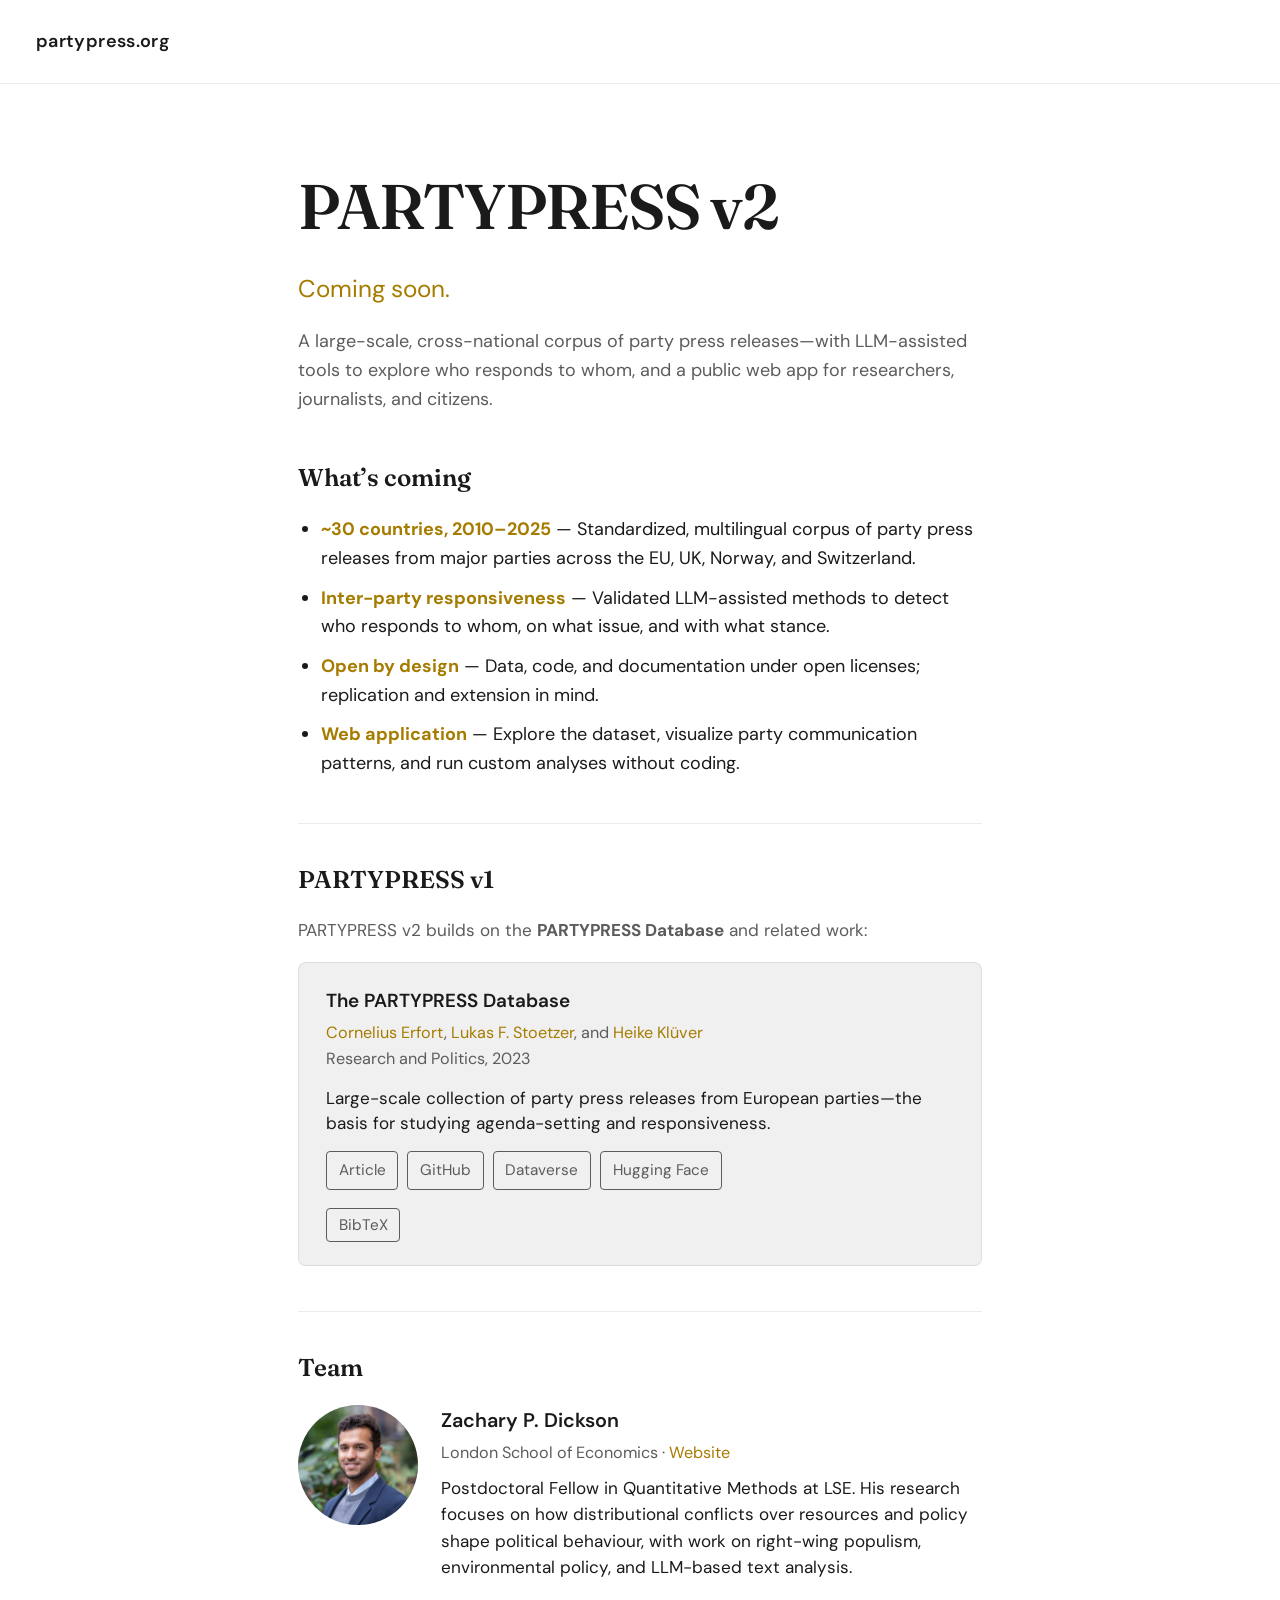
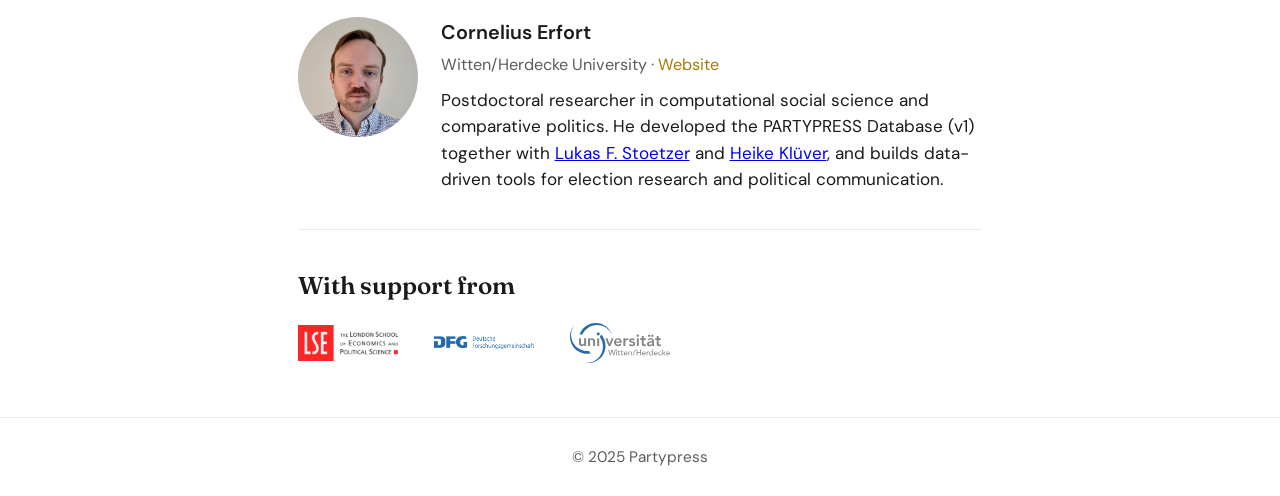
<file: index.html>
<!DOCTYPE html>
<html lang="en">
<head>
  <meta charset="UTF-8">
  <meta name="viewport" content="width=device-width, initial-scale=1">
  <title>PARTYPRESS v2 – coming soon</title>
  <link rel="preconnect" href="https://fonts.googleapis.com">
  <link rel="preconnect" href="https://fonts.gstatic.com" crossorigin>
  <link href="https://fonts.googleapis.com/css2?family=DM+Sans:ital,opsz,wght@0,9..40,400;0,9..40,600;1,9..40,400&family=Fraunces:opsz,wght@9..144,600&display=swap" rel="stylesheet">
  <link rel="icon" type="image/png" sizes="32x32" href="assets/favicon-32x32.png">
  <link rel="icon" type="image/png" sizes="16x16" href="assets/favicon-16x16.png">
  <link rel="apple-touch-icon" sizes="180x180" href="assets/favicon-180x180.png">
  <link rel="manifest" href="assets/site.webmanifest">
  <link rel="stylesheet" href="styles.css">
</head>
<body>
  <header class="site-header">
    <a href="/" class="logo">partypress.org</a>
  </header>

  <main>
    <section class="hero">
      <h1>PARTYPRESS v2</h1>
      <p class="tagline">Coming soon.</p>
      <p class="sub">A large-scale, cross-national corpus of party press releases—with LLM-assisted tools to explore who responds to whom, and a public web app for researchers, journalists, and citizens.</p>
    </section>

    <section class="coming">
      <h2>What’s coming</h2>
      <ul>
        <li><strong>~30 countries, 2010–2025</strong> — Standardized, multilingual corpus of party press releases from major parties across the EU, UK, Norway, and Switzerland.</li>
        <li><strong>Inter-party responsiveness</strong> — Validated LLM-assisted methods to detect who responds to whom, on what issue, and with what stance.</li>
        <li><strong>Open by design</strong> — Data, code, and documentation under open licenses; replication and extension in mind.</li>
        <li><strong>Web application</strong> — Explore the dataset, visualize party communication patterns, and run custom analyses without coding.</li>
      </ul>
    </section>

    <section class="foundation">
      <h2>PARTYPRESS v1</h2>
      <p class="foundation-intro">PARTYPRESS v2 builds on the <strong>PARTYPRESS Database</strong> and related work:</p>
      <div class="paper-card">
        <h3 class="paper-title"><a href="https://journals.sagepub.com/doi/10.1177/20531680231183512">The PARTYPRESS Database</a></h3>
        <p class="paper-authors"><a href="https://corneliuserfort.de/">Cornelius Erfort</a>, <a href="http://lukas-stoetzer.org/">Lukas F. Stoetzer</a>, and <a href="http://heike-kluever.com/">Heike Klüver</a></p>
        <p class="paper-venue">Research and Politics, 2023</p>
        <p class="paper-desc">Large-scale collection of party press releases from European parties—the basis for studying agenda-setting and responsiveness.</p>
        <div class="paper-links">
          <a class="paper-link-btn" href="https://journals.sagepub.com/doi/10.1177/20531680231183512" target="_blank" rel="noopener">Article</a>
          <a class="paper-link-btn" href="https://github.com/cornelius-erfort/partypress" target="_blank" rel="noopener">GitHub</a>
          <a class="paper-link-btn" href="https://doi.org/10.7910/DVN/OINX7Q" target="_blank" rel="noopener">Dataverse</a>
          <a class="paper-link-btn" href="https://huggingface.co/partypress/partypress-multilingual" target="_blank" rel="noopener">Hugging Face</a>
        </div>
        <div class="bibtex-wrap">
          <button type="button" class="bibtex-toggle" aria-expanded="false" data-bibtex="erfort_stoetzer_kluver_2023">BibTeX</button>
          <div id="bibtex-erfort_stoetzer_kluver_2023" class="bibtex-block" hidden>
            <pre class="bibtex-code">@article{erfort_stoetzer_kluver_2023,
  author = {Erfort, Cornelius and Stoetzer, Lukas F. and Kl{\"u}ver, Heike},
  title = {The {PARTYPRESS} Database},
  journal = {Research and Politics},
  year = {2023},
  volume = {10},
  number = {3},
  doi = {10.1177/20531680231183512},
  url = {https://doi.org/10.1177/20531680231183512}
}</pre>
            <button type="button" class="bibtex-copy">Copy</button>
          </div>
        </div>
      </div>
    </section>

    <section class="team">
      <h2>Team</h2>
      <div class="team-grid">
        <div class="team-member">
          <a href="https://z-dickson.github.io/" class="team-photo-link">
            <img src="img/dickson.jpeg" alt="Zachary P. Dickson" class="team-photo" width="120" height="120">
          </a>
          <div class="team-content">
            <div class="team-meta">
              <h3 class="team-name"><a href="https://z-dickson.github.io/">Zachary P. Dickson</a></h3>
              <p class="team-role">London School of Economics · <a href="https://z-dickson.github.io/" class="team-website">Website</a></p>
            </div>
            <p class="team-bio">Postdoctoral Fellow in Quantitative Methods at LSE. His research focuses on how distributional conflicts over resources and policy shape political behaviour, with work on right-wing populism, environmental policy, and LLM-based text analysis.</p>
          </div>
        </div>
        <div class="team-member">
          <a href="https://corneliuserfort.de/" class="team-photo-link">
            <img src="img/erfort.jpeg" alt="Cornelius Erfort" class="team-photo" width="120" height="120">
          </a>
          <div class="team-content">
            <div class="team-meta">
              <h3 class="team-name"><a href="https://corneliuserfort.de/">Cornelius Erfort</a></h3>
              <p class="team-role">Witten/Herdecke University · <a href="https://corneliuserfort.de/" class="team-website">Website</a></p>
            </div>
            <p class="team-bio">Postdoctoral researcher in computational social science and comparative politics. He developed the PARTYPRESS Database (v1) together with <a href="http://lukas-stoetzer.org/">Lukas F. Stoetzer</a> and <a href="http://heike-kluever.com/">Heike Klüver</a>, and builds data-driven tools for election research and political communication.</p>
          </div>
        </div>
      </div>
    </section>

    <section class="supported">
      <h2>With support from</h2>
      <div class="supported-logos">
        <a href="https://www.lse.ac.uk/" class="supported-logo" aria-label="London School of Economics">
          <img src="img/lse.png" alt="LSE" width="120" height="60">
        </a>
        <a href="https://gepris.dfg.de/gepris/projekt/529544178?language=en" class="supported-logo" aria-label="Deutsche Forschungsgemeinschaft"> 
          <img src="img/logo_dfg.gif" alt="DFG" width="120" height="60">
        </a>
        <a href="https://www.uni-wh.de/" class="supported-logo" aria-label="Universität Witten/Herdecke">
          <img src="img/logo_witten.svg" alt="Universität Witten/Herdecke" width="120" height="60">
        </a>
      </div>
    </section>
  </main>

  <footer class="site-footer">
    <p>&copy; 2025 Partypress</p>
  </footer>
  <script src="script.js"></script>
</body>
</html>
</file>
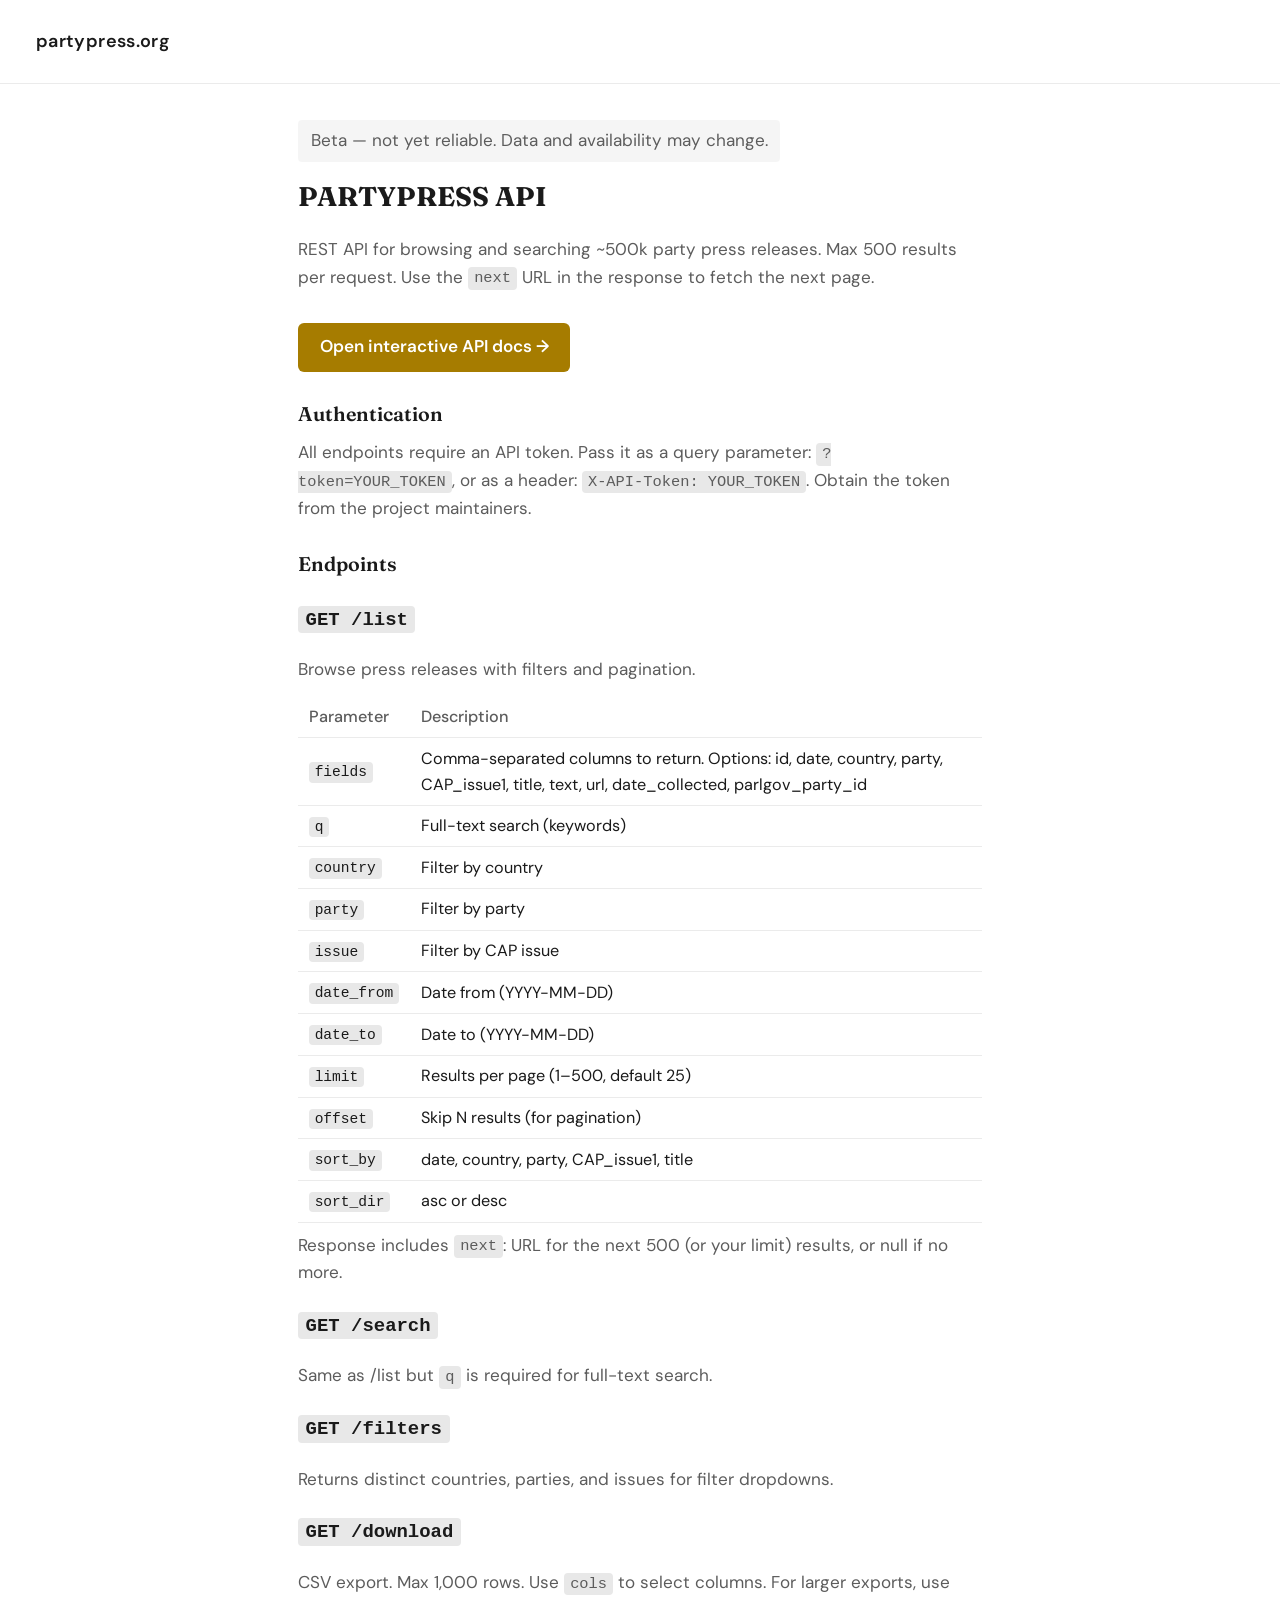
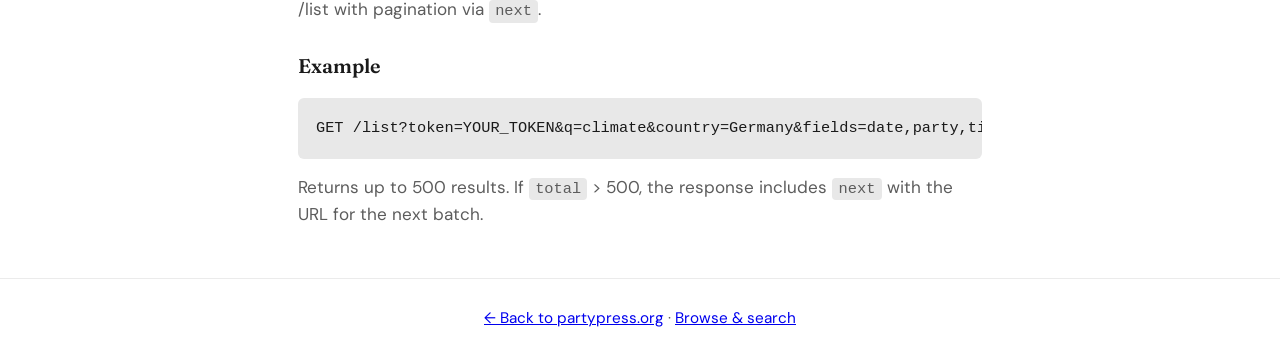
<file: api/index.html>
<!DOCTYPE html>
<html lang="en">
<head>
  <meta charset="UTF-8">
  <meta name="viewport" content="width=device-width, initial-scale=1">
  <meta name="robots" content="noindex">
  <title>API — PARTYPRESS</title>
  <link rel="preconnect" href="https://fonts.googleapis.com">
  <link rel="preconnect" href="https://fonts.gstatic.com" crossorigin>
  <link href="https://fonts.googleapis.com/css2?family=DM+Sans:ital,opsz,wght@0,9..40,400;0,9..40,600;1,9..40,400&family=Fraunces:opsz,wght@9..144,600&display=swap" rel="stylesheet">
  <link rel="icon" type="image/png" sizes="32x32" href="../assets/favicon-32x32.png">
  <link rel="icon" type="image/png" sizes="16x16" href="../assets/favicon-16x16.png">
  <link rel="apple-touch-icon" sizes="180x180" href="../assets/favicon-180x180.png">
  <link rel="manifest" href="../assets/site.webmanifest">
  <link rel="stylesheet" href="../styles.css">
  <style>
    .api-main { max-width: 42rem; margin: 0 auto; padding: 2rem; }
    .api-main h1 { font-family: var(--font-display); font-size: 1.5rem; margin: 0 0 1rem; }
    .api-main h2 { font-size: 1.1rem; margin: 1.5rem 0 0.5rem; }
    .api-main p { margin: 0 0 0.75rem; color: var(--muted); font-size: 0.95rem; }
    .api-main code { background: var(--code-bg); padding: 0.15em 0.4em; border-radius: 4px; font-size: 0.9em; }
    .api-main pre { background: var(--code-bg); padding: 1rem; border-radius: 6px; overflow-x: auto; font-size: 0.85rem; }
    .api-main ul { margin: 0.5rem 0; padding-left: 1.25rem; }
    .api-main .docs-link { display: inline-block; margin-top: 1rem; padding: 0.6rem 1.2rem; background: var(--accent); color: #fff; text-decoration: none; border-radius: 6px; font-weight: 600; }
    .api-main .docs-link:hover { opacity: 0.9; }
    .api-main .param-table { width: 100%; border-collapse: collapse; font-size: 0.9rem; margin: 0.5rem 0; }
    .api-main .param-table th, .api-main .param-table td { padding: 0.4rem 0.6rem; text-align: left; border-bottom: 1px solid var(--border); }
    .api-main .param-table th { color: var(--muted); font-weight: 500; }
    .beta-notice { font-size: 0.85rem; color: var(--muted); background: rgba(0,0,0,0.04); padding: 0.4rem 0.7rem; border-radius: 4px; margin: 0 0 1rem; display: inline-block; }
  </style>
</head>
<body>
  <header class="site-header">
    <a href="/" class="logo">partypress.org</a>
  </header>

  <main class="api-main">
    <p class="beta-notice">Beta — not yet reliable. Data and availability may change.</p>
    <h1>PARTYPRESS API</h1>
    <p>REST API for browsing and searching ~500k party press releases. Max 500 results per request. Use the <code>next</code> URL in the response to fetch the next page.</p>

    <p><a href="#" id="docs-link" class="docs-link" target="_blank" rel="noopener">Open interactive API docs →</a></p>

    <h2>Authentication</h2>
    <p>All endpoints require an API token. Pass it as a query parameter: <code>?token=YOUR_TOKEN</code>, or as a header: <code>X-API-Token: YOUR_TOKEN</code>. Obtain the token from the project maintainers.</p>

    <h2>Endpoints</h2>

    <h3><code>GET /list</code></h3>
    <p>Browse press releases with filters and pagination.</p>
    <table class="param-table">
      <tr><th>Parameter</th><th>Description</th></tr>
      <tr><td><code>fields</code></td><td>Comma-separated columns to return. Options: id, date, country, party, CAP_issue1, title, text, url, date_collected, parlgov_party_id</td></tr>
      <tr><td><code>q</code></td><td>Full-text search (keywords)</td></tr>
      <tr><td><code>country</code></td><td>Filter by country</td></tr>
      <tr><td><code>party</code></td><td>Filter by party</td></tr>
      <tr><td><code>issue</code></td><td>Filter by CAP issue</td></tr>
      <tr><td><code>date_from</code></td><td>Date from (YYYY-MM-DD)</td></tr>
      <tr><td><code>date_to</code></td><td>Date to (YYYY-MM-DD)</td></tr>
      <tr><td><code>limit</code></td><td>Results per page (1–500, default 25)</td></tr>
      <tr><td><code>offset</code></td><td>Skip N results (for pagination)</td></tr>
      <tr><td><code>sort_by</code></td><td>date, country, party, CAP_issue1, title</td></tr>
      <tr><td><code>sort_dir</code></td><td>asc or desc</td></tr>
    </table>
    <p>Response includes <code>next</code>: URL for the next 500 (or your limit) results, or null if no more.</p>

    <h3><code>GET /search</code></h3>
    <p>Same as /list but <code>q</code> is required for full-text search.</p>

    <h3><code>GET /filters</code></h3>
    <p>Returns distinct countries, parties, and issues for filter dropdowns.</p>

    <h3><code>GET /download</code></h3>
    <p>CSV export. Max 1,000 rows. Use <code>cols</code> to select columns. For larger exports, use /list with pagination via <code>next</code>.</p>

    <h2>Example</h2>
    <pre>GET /list?token=YOUR_TOKEN&q=climate&country=Germany&fields=date,party,title,text&limit=500</pre>
    <p>Returns up to 500 results. If <code>total</code> &gt; 500, the response includes <code>next</code> with the URL for the next batch.</p>
  </main>

  <footer class="site-footer">
    <p><a href="/">← Back to partypress.org</a> · <a href="/search/">Browse & search</a></p>
  </footer>

  <script>
    // Same logic as SEARCH_API in search/search.js
    const API_BASE = (typeof location !== 'undefined' && /localhost|127\.0\.0\.1|^file:/.test(location.origin))
      ? 'http://localhost:8073'
      : 'https://api.partypress.org';
    document.getElementById('docs-link').href = API_BASE + '/docs';
  </script>
</body>
</html>
</file>
<file: styles.css>
/* Partypress draft — minimal, readable (light) */

:root {
  --bg: #ffffff;
  --text: #1a1a1a;
  --muted: #5c5c5c;
  --accent: #a67c00;
  --border: rgba(0, 0, 0, 0.08);
  --card-bg: #f0f0f0;
  --code-bg: #e8e8e8;
  --font-sans: "DM Sans", system-ui, sans-serif;
  --font-display: "Fraunces", Georgia, serif;
}

*,
*::before,
*::after {
  box-sizing: border-box;
}

html {
  font-size: 18px;
  scroll-behavior: smooth;
}

body {
  margin: 0;
  min-height: 100vh;
  font-family: var(--font-sans);
  background: var(--bg);
  color: var(--text);
  line-height: 1.6;
  display: flex;
  flex-direction: column;
}

.site-header {
  padding: 1.5rem 2rem;
  border-bottom: 1px solid var(--border);
}

/* Header logo link: no underline, looks like text/brand */
.logo {
  font-weight: 600;
  font-size: 1rem;
  letter-spacing: 0.02em;
  display: inline-flex;
  align-items: center;
  gap: 0.5rem;
  text-decoration: none;
  color: var(--text);
}
.logo:hover,
.logo:focus {
  text-decoration: none;
  color: var(--text);
}
.logo-img {
  height: 2.25rem;
  width: auto;
  vertical-align: middle;
  display: block;
}
.logo .tld {
  color: var(--muted);
  font-weight: 400;
}

/* Stacked logo for content (e.g. hero): logo on top, partypress.org below */
.logo-stacked {
  display: inline-flex;
  flex-direction: column;
  align-items: center;
  gap: 0.5rem;
  text-decoration: none;
  color: var(--text);
  margin: 0 auto;
}
.logo-stacked:hover,
.logo-stacked:focus {
  text-decoration: none;
  color: var(--text);
}
.logo-stacked .logo-stacked-img {
  height: 5rem;
  width: auto;
  max-width: 200px;
  display: block;
}

main {
  flex: 1;
  max-width: 42rem;
  margin: 0 auto;
  padding: 4rem 2rem 3rem;
  width: 100%;
}

.hero h1 {
  font-family: var(--font-display);
  font-size: clamp(1.65rem, 5vw, 3.5rem);
  font-weight: 600;
  margin: 0 0 0.75rem;
  letter-spacing: -0.02em;
  color: var(--text);
  white-space: nowrap;
}

.tagline {
  font-size: 1.35rem;
  color: var(--accent);
  margin: 0 0 1rem;
  font-weight: 400;
}

.sub {
  color: var(--muted);
  margin: 0;
  font-size: 1rem;
}

h2 {
  font-family: var(--font-display);
  font-size: 1.35rem;
  font-weight: 600;
  margin: 0 0 1rem;
  color: var(--text);
}

.coming {
  margin-top: 2.5rem;
}

.coming ul {
  margin: 0;
  padding-left: 1.25rem;
}

.coming li {
  margin-bottom: 0.6rem;
}

.coming li strong {
  color: var(--accent);
}

.foundation {
  margin-top: 2.5rem;
  padding-top: 2rem;
  border-top: 1px solid var(--border);
}

.foundation-intro {
  margin: 0 0 1rem;
  color: var(--muted);
  font-size: 0.95rem;
}

.paper-card {
  background: var(--card-bg);
  border: 1px solid var(--border);
  border-radius: 8px;
  padding: 1.25rem 1.5rem;
  margin-top: 1rem;
}

.paper-title {
  font-size: 1.05rem;
  font-weight: 600;
  margin: 0 0 0.25rem;
}

.paper-title a {
  color: var(--text);
  text-decoration: none;
}

.paper-title a:hover {
  color: var(--accent);
  text-decoration: underline;
}

.paper-authors,
.paper-venue {
  margin: 0;
  font-size: 0.9rem;
  color: var(--muted);
}

.paper-authors a {
  color: var(--accent);
  text-decoration: none;
}

.paper-authors a:hover {
  text-decoration: underline;
}

.paper-desc {
  margin: 0.75rem 0 0;
  font-size: 0.95rem;
  line-height: 1.5;
}

.paper-links {
  margin-top: 0.75rem;
  display: flex;
  flex-wrap: wrap;
  gap: 0.5rem;
}

.paper-link-btn {
  display: inline-block;
  background: transparent;
  border: 1px solid var(--muted);
  color: var(--muted);
  padding: 0.35rem 0.65rem;
  border-radius: 4px;
  font-size: 0.85rem;
  text-decoration: none;
  font-family: inherit;
  cursor: pointer;
  transition: border-color 0.2s, color 0.2s;
}

.paper-link-btn:hover {
  border-color: var(--accent);
  color: var(--accent);
}

.bibtex-wrap {
  margin-top: 1rem;
}

.bibtex-toggle {
  background: transparent;
  border: 1px solid var(--muted);
  color: var(--muted);
  padding: 0.35rem 0.65rem;
  border-radius: 4px;
  font-size: 0.85rem;
  cursor: pointer;
  font-family: inherit;
}

.bibtex-toggle:hover {
  border-color: var(--accent);
  color: var(--accent);
}

.bibtex-block {
  margin-top: 0.5rem;
  position: relative;
}

.bibtex-block[hidden] {
  display: none;
}

.bibtex-code {
  margin: 0;
  padding: 0.75rem;
  background: var(--code-bg);
  border-radius: 4px;
  font-size: 0.8rem;
  font-family: ui-monospace, monospace;
  white-space: pre-wrap;
  word-break: break-all;
  color: var(--text);
}

.bibtex-copy {
  position: absolute;
  top: 0.5rem;
  right: 0.5rem;
  background: var(--accent);
  color: #fff;
  border: none;
  padding: 0.25rem 0.5rem;
  border-radius: 4px;
  font-size: 0.8rem;
  cursor: pointer;
  font-family: inherit;
}

.bibtex-copy:hover {
  opacity: 0.9;
}

.team {
  margin-top: 2.5rem;
  padding-top: 2rem;
  border-top: 1px solid var(--border);
}

.team-grid {
  display: flex;
  flex-direction: column;
  gap: 2rem;
}

.team-member {
  display: flex;
  gap: 1.25rem;
  align-items: flex-start;
}

.team-photo-link {
  flex-shrink: 0;
}

.team-photo {
  width: 120px;
  height: 120px;
  object-fit: cover;
  border-radius: 50%;
  display: block;
}

.team-content {
  min-width: 0;
}

@media (max-width: 520px) {
  .team-member {
    display: grid;
    grid-template-columns: auto 1fr;
    grid-template-rows: auto auto;
    gap: 0 1.25rem;
  }

  .team-photo-link {
    grid-column: 1;
    grid-row: 1;
  }

  .team-photo {
    width: 80px;
    height: 80px;
  }

  .team-content {
    grid-column: 1 / -1;
    grid-row: 1 / -1;
    display: grid;
    grid-template-columns: subgrid;
    grid-template-rows: auto auto;
    gap: 0.5rem 0;
  }

  .team-meta {
    grid-column: 2;
    grid-row: 1;
  }

  .team-bio {
    grid-column: 1 / -1;
    grid-row: 2;
    margin: 0;
  }
}

.team-name {
  font-size: 1.1rem;
  font-weight: 600;
  margin: 0 0 0.2rem;
}

.team-name a {
  color: var(--text);
  text-decoration: none;
}

.team-name a:hover {
  color: var(--accent);
  text-decoration: underline;
}

.team-meta {
  margin-bottom: 0;
}

.team-role {
  margin: 0 0 0.5rem;
  font-size: 0.9rem;
  color: var(--muted);
}

.team-website {
  color: var(--accent);
  text-decoration: none;
}

.team-website:hover {
  text-decoration: underline;
}

.team-bio {
  margin: 0;
  font-size: 0.95rem;
  line-height: 1.55;
}

.supported {
  margin-top: 2rem;
  padding-top: 2rem;
  border-top: 1px solid var(--border);
}

.supported-logos {
  display: flex;
  flex-wrap: nowrap;
  align-items: center;
  gap: 2rem;
}

.supported-logo {
  display: block;
  flex-shrink: 0;
  width: 100px;
}

.supported-logo img {
  display: block;
  width: 100%;
  height: auto;
  max-height: 50px;
  object-fit: contain;
  opacity: 0.85;
}

.supported-logo:hover img {
  opacity: 1;
}

@media (max-width: 400px) {
  .supported-logos {
    gap: 1rem;
  }

  .supported-logo {
    width: 72px;
  }

  .supported-logo img {
    max-height: 44px;
  }
}

.site-footer {
  padding: 1.5rem 2rem;
  border-top: 1px solid var(--border);
  text-align: center;
}

.site-footer p {
  margin: 0;
  font-size: 0.85rem;
  color: var(--muted);
}
</file>
